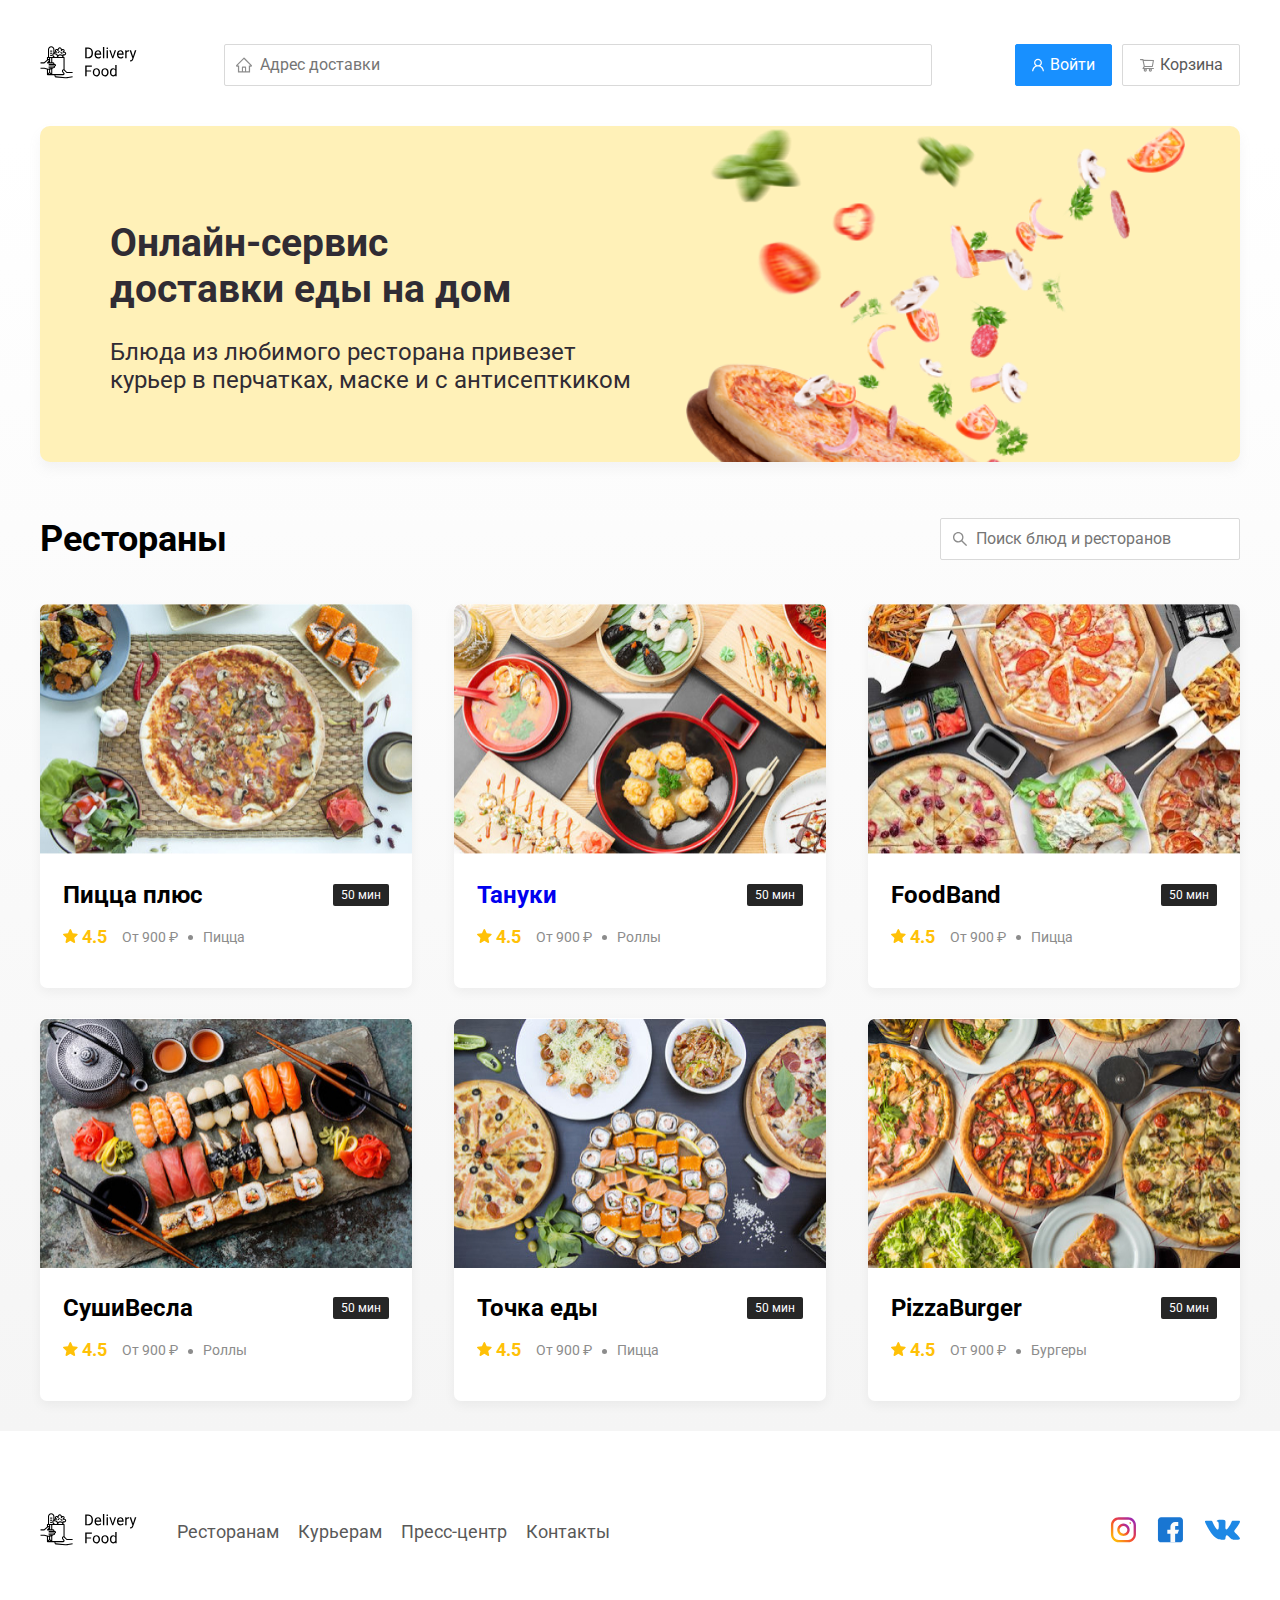
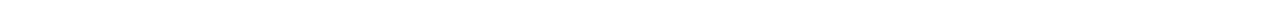
<file: index.html>
<!DOCTYPE html>
<html lang="en">
  <head>
    <meta charset="UTF-8" />
    <meta name="viewport" content="width=device-width, initial-scale=1.0" />
    <title>Delvery Food - доставка еды на дом</title>
    <link
      href="https://fonts.googleapis.com/css2?family=Roboto:wght@400;700&display=swap"
      rel="stylesheet"
    />
    <link rel="stylesheet" href="css\normalize.css" />
    <link rel="stylesheet" href="css/style.css" />
  </head>
  <body>
    <div class="container">
      <header class="header">
        <a href="index.html" class="logo">
          <img src="img\logo.svg" alt="Logo" />
        </a>
        <input
          type="text"
          class="input input-address"
          placeholder="Адрес доставки"
        />
        <div class="buttons">
          <button class="button button-shoping">
            <img src="img/user.svg" alt="user" class="button-icon" />
            <span class="button-text">Войти</span>
          </button>
          <button class="button">
            <img
              src="img/shopping-card.svg"
              alt="shopping-card"
              class="button-icon"
            />
            <span class="button-text">Корзина</span>
          </button>
        </div>
      </header>
    </div>
    <!-- /.container -->

    <main class="main">
      <div class="container">
        <section class="promo">
          <h1 class="promo-title">
            Онлайн-сервис <br />
            доставки еды на дом
          </h1>
          <p class="promo-text">
            Блюда из любимого ресторана привезет курьер в перчатках, маске и с
            антисепткиком
          </p>
        </section>

        <section class="restaurats">
          <div class="section-heading">
            <h2 class="section-title">Рестораны</h2>
            <input
              type="text"
              class="input input-search"
              placeholder="Поиск блюд и ресторанов "
            />
          </div>
          <div class="cards">
            <!-- Первая вкаладка -->

            <div class="card">
              <img src="img/pizza.jpg" alt="image" class="card-image" />
              <div class="card-text">
                <div class="card-heading">
                  <h3 class="card-title">Пицца плюс</h3>
                  <span class="card-tag tag">50 мин</span>
                </div>
                <!-- /.card-heading -->
                <div class="card-info">
                  <div class="rating">
                    <img src="img/star.svg" alt="star" class="rating-star" />
                    4.5
                  </div>
                  <div class="price">От 900 ₽</div>
                  <div class="category">Пицца</div>
                </div>
                <!-- /.card-info -->
              </div>
              <!-- /.card-text -->
            </div>
            <!-- /.card -->

            <!-- Вторая вкладка -->
            <a href="tanuki.html" class="card">
              <img src="img/tanuki.jpg" alt="tanuki" class="card-image" />
              <div class="card-text">
                <div class="card-heading">
                  <h3 class="card-title">Тануки</h3>
                  <span class="card-tag tag">50 мин</span>
                </div>
                <!-- /.card-heading -->
                <div class="card-info">
                  <div class="rating">
                    <img src="img/star.svg" alt="star" class="rating-star" />
                    4.5
                  </div>
                  <div class="price">От 900 ₽</div>
                  <div class="category">Роллы</div>
                </div>
                <!-- /.card-info -->
              </div>
              <!-- /.card-text -->
            </a>
            <!-- /.card -->

            <!-- Третья вкладка -->
            <div class="card">
              <img src="img/FoodBand.jpg" alt="FoodBand" class="card-image" />
              <div class="card-text">
                <div class="card-heading">
                  <h3 class="card-title">FoodBand</h3>
                  <span class="card-tag tag">50 мин</span>
                </div>
                <!-- /.card-heading -->
                <div class="card-info">
                  <div class="rating">
                    <img src="img/star.svg" alt="star" class="rating-star" />
                    4.5
                  </div>
                  <div class="price">От 900 ₽</div>
                  <div class="category">Пицца</div>
                </div>
                <!-- /.card-info -->
              </div>
              <!-- /.card-text -->
            </div>
            <!-- /.card -->

            <!-- Четвертая вкалдка -->
            <div class="card">
              <img
                src="img/Jadina-Pizza.jpg"
                alt="Jadina-Pizza"
                class="card-image"
              />
              <div class="card-text">
                <div class="card-heading">
                  <h3 class="card-title">СушиВесла</h3>
                  <span class="card-tag tag">50 мин</span>
                </div>
                <!-- /.card-heading -->
                <div class="card-info">
                  <div class="rating">
                    <img src="img/star.svg" alt="star" class="rating-star" />
                    4.5
                  </div>
                  <div class="price">От 900 ₽</div>
                  <div class="category">Роллы</div>
                </div>
                <!-- /.card-info -->
              </div>
              <!-- /.card-text -->
            </div>
            <!-- /.card -->

            <!-- Пятая вкладка -->
            <div class="card">
              <img src="img/Tochka-edi.jpg" alt="image" class="card-image" />
              <div class="card-text">
                <div class="card-heading">
                  <h3 class="card-title">Точка еды</h3>
                  <span class="card-tag tag">50 мин</span>
                </div>
                <!-- /.card-heading -->
                <div class="card-info">
                  <div class="rating">
                    <img src="img/star.svg" alt="star" class="rating-star" />
                    4.5
                  </div>
                  <div class="price">От 900 ₽</div>
                  <div class="category">Пицца</div>
                </div>
                <!-- /.card-info -->
              </div>
              <!-- /.card-text -->
            </div>
            <!-- /.card -->

            <!-- Шестая вкладка -->
            <div class="card">
              <img src="img/PizzaBurger.jpg" alt="image" class="card-image" />
              <div class="card-text">
                <div class="card-heading">
                  <h3 class="card-title">PizzaBurger</h3>
                  <span class="card-tag tag">50 мин</span>
                </div>
                <!-- /.card-heading -->
                <div class="card-info">
                  <div class="rating">
                    <img src="img/star.svg" alt="star" class="rating-star" />
                    4.5
                  </div>
                  <div class="price">От 900 ₽</div>
                  <div class="category">Бургеры</div>
                </div>
                <!-- /.card-info -->
              </div>
              <!-- /.card-text -->
            </div>
            <!-- /.card -->
          </div>
          <!-- /.cards -->
        </section>
      </div>
      <!-- /.conttainer -->
    </main>

    <footer class="footer">
      <div class="container">
        <div class="footer-block">
          <a href="index.html" class="logo">
            <img src="img\logo.svg" alt="Logo" />
          </a>
          <nav class="footer-nav">
            <a href="#" class="footer-link">Ресторанам</a>
            <a href="#" class="footer-link">Курьерам</a>
            <a href="#" class="footer-link">Пресс-центр</a>
            <a href="#" class="footer-link">Контакты</a>
          </nav>
          <div class="social-links">
            <a href="#" class="social-link"
              ><img src="img/instagram.svg" alt="instagram"
            /></a>
            <a href="#" class="social-link"
              ><img src="img/facebook.svg" alt="facebook"
            /></a>
            <a href="#" class="social-link"
              ><img src="img/vk.svg" alt="vk"
            /></a>
          </div>
          <!-- /.social-links -->
        </div>
        <!-- /.footer-block -->
      </div>
    </footer>
  </body>
</html>
</file>
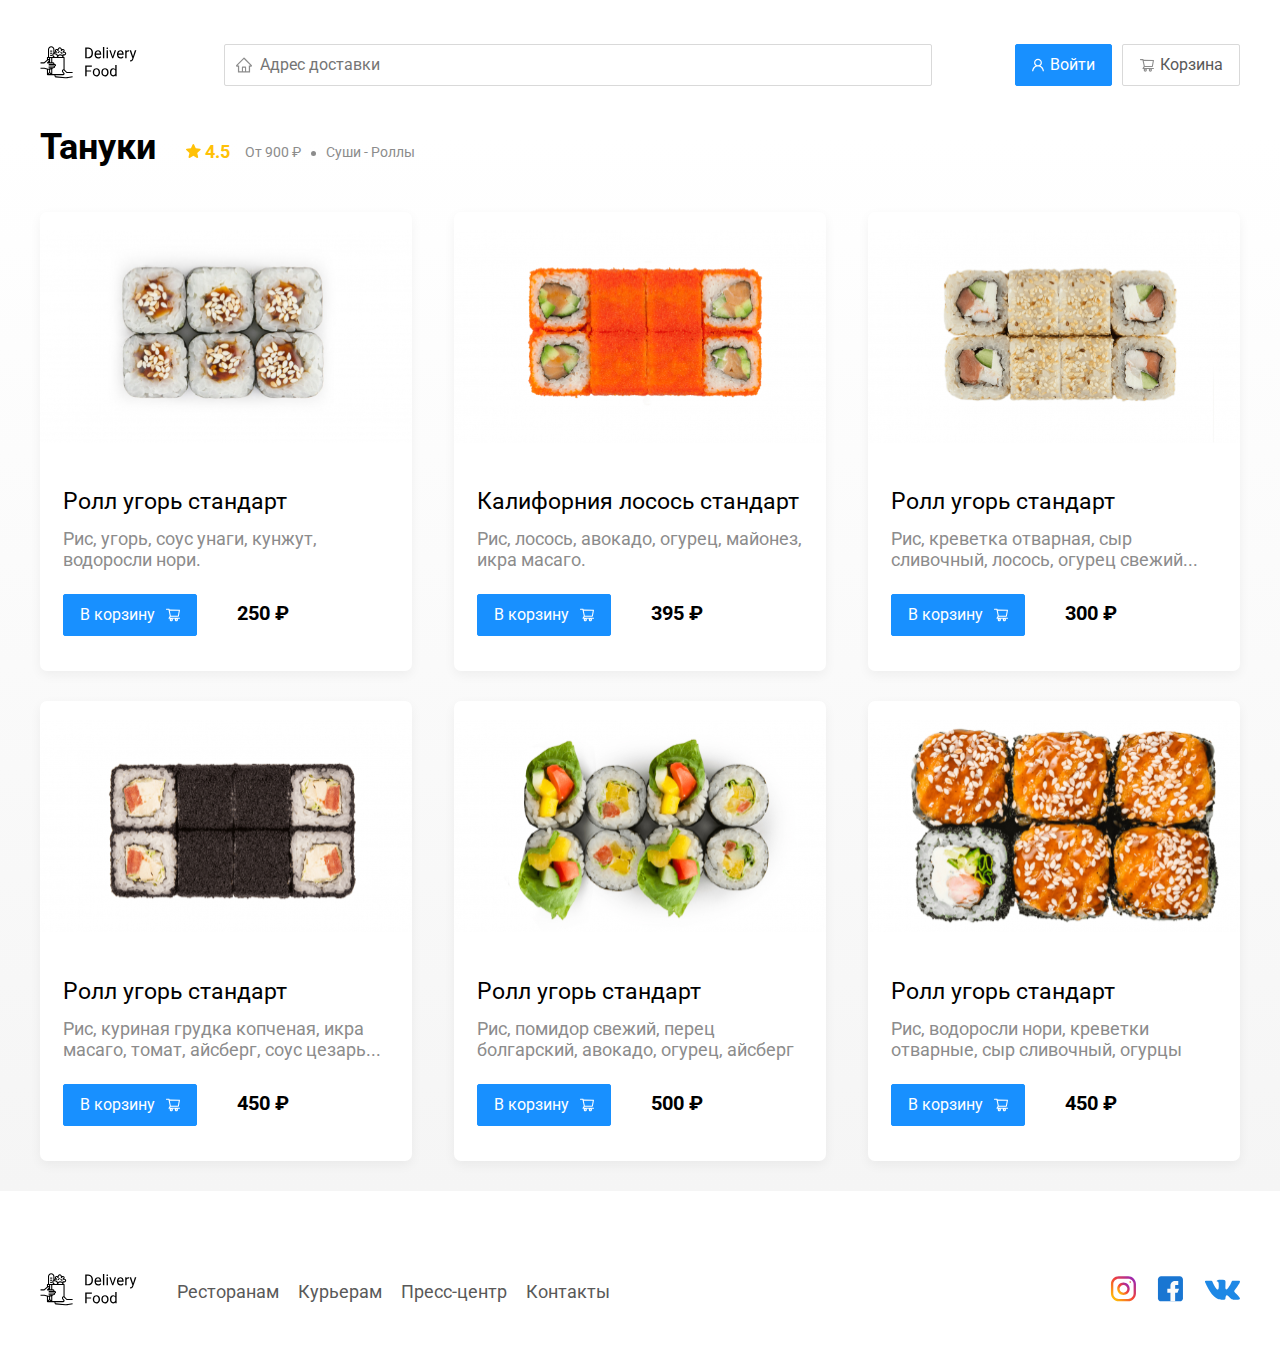
<file: tanuki.html>
<!DOCTYPE html>
<html lang="en">
<head>
    <meta charset="UTF-8">
    <meta name="viewport" content="width=device-width, initial-scale=1.0">
    <title> Тануки - доставка еды на дом</title>
    <link href="https://fonts.googleapis.com/css2?family=Roboto:wght@400;700&display=swap" rel="stylesheet">
    <link rel="stylesheet" href="css\normalize.css">
    <link rel="stylesheet" href="css/style.css">
</head>
<body>


   <div class="container">
    <header class="header">
        <a href="index.html" class="logo">
            <img src="img\logo.svg" alt="Logo"/>
        </a>
        <input type="text" class="input input-address" placeholder="Адрес доставки">
        <div class="buttons">
            <button class="button button-shoping">
                <img src="img/user.svg" alt="user" class="button-icon">
                <span class="button-text">Войти</span>
            </button>
            <button class="button">
                <img src="img/shopping-card.svg" alt="shopping-card" class="button-icon">
                <span class="button-text">Корзина</span>
            </button>
        </div>
    </header>
   </div>
   <!-- /.container -->

   <main class="main">
       <div class="container">
        <section class="restaurats">
            <div class="section-heading">
                <h2 class="section-title">Тануки</h2>
                <div class="card-info">
                    <div class="rating"><img src="img/star.svg" alt="star" class="rating-star "> 4.5</div>
                    <div class="price">От 900 ₽</div>
                    <div class="category">Суши - Роллы</div>
                </div>
                <!-- /.card-info -->
            </div>
            <div class="cards">
                <!-- Первая вкаладка -->
    
                <div class="card">
                    <img src="img/tanuki-photo1.svg" alt="image" class="card-image">
                    <div class="card-text">
                        <div class="card-heading">
                            <h3 class="card-title card-title-reg">Ролл угорь стандарт</h3>
                        </div>
                        <!-- /.card-heading -->
                        <div class="card-info">
                            <div class="ingredients">Рис, угорь, соус унаги, кунжут, водоросли нори.</div>
                        </div>
                        <!-- /.card-info -->
                        <div class="card-buttons">
                            <button class="button button-primary">
                            <span class="button-card-text">В корзину</span>
                            <img src="img/Shoping-card-white.svg" alt="shopping-card" class="button-card-image">
                            </button>
                            <strong class="card-price-bold">250 ₽</strong>
                        </div>
                    </div>
                    <!-- /.card-text -->
                </div>
                <!-- /.card -->
    
                    <!-- Вторая вкладка -->
                <div class="card">
                    <img src="img/tanuki-photo2.svg" alt="tanuki" class="card-image">
                    <div class="card-text">
                        <div class="card-heading">
                            <h3 class="card-title card-title-reg">Калифорния лосось стандарт</h3>
                        </div>
                        <!-- /.card-heading -->
                        <div class="card-info">
                            <div class="ingredients">Рис, лосось, авокадо, огурец, майонез, икра масаго.</div>
                        </div>
                        <!-- /.card-info -->
                        <div class="card-buttons">
                            <button class="button button-primary">
                            <span class="button-card-text">В корзину</span>
                            <img src="img/Shoping-card-white.svg" alt="shopping-card" class="button-card-image">
                            </button>
                            <strong class="card-price-bold">395 ₽</strong>
                        </div>
                    </div>
                    <!-- /.card-text -->
                </div>
                <!-- /.card -->
    
                <!-- Третья вкладка -->
                <div class="card">
                    <img src="img/tanuki-photo3.svg" alt="FoodBand" class="card-image">
                    <div class="card-text">
                        <div class="card-heading">
                            <h3 class="card-title card-title-reg">Ролл угорь стандарт</h3>
                        </div>
                        <!-- /.card-heading -->
                        <div class="card-info">
                            <div class="ingredients"> Рис, креветка отварная, сыр сливочный, лосось, огурец свежий...</div>
                        </div>
                        <!-- /.card-info -->
                        <div class="card-buttons">
                            <button class="button button-primary">
                            <span class="button-card-text">В корзину</span>
                            <img src="img/Shoping-card-white.svg" alt="shopping-card" class="button-card-image">
                            </button>
                            <strong class="card-price-bold">300 ₽</strong>
                        </div>
                    </div>
                    <!-- /.card-text -->
                </div>
                <!-- /.card -->
    
                <!-- Четвертая вкалдка -->
                <div class="card">
                    <img src="img/tanuki-photo4.svg" alt="Jadina-Pizza" class="card-image">
                    <div class="card-text">
                        <div class="card-heading">
                            <h3 class="card-title card-title-reg">Ролл угорь стандарт</h3>
                        </div>
                        <!-- /.card-heading -->
                        <div class="card-info">
                            <div class="ingredients">Рис, куриная грудка копченая, икра масаго, томат, айсберг, соус цезарь...</div>
                        </div>
                        <!-- /.card-info -->
                        <div class="card-buttons">
                            <button class="button button-primary">
                            <span class="button-card-text">В корзину</span>
                            <img src="img/Shoping-card-white.svg" alt="shopping-card" class="button-card-image">
                            </button>
                            <strong class="card-price-bold">450 ₽</strong>
                        </div>
                    </div>
                    <!-- /.card-text -->
                </div>
                 <!-- /.card -->
                    
                 <!-- Пятая вкладка -->
                <div class="card">
                    <img src="img/tanuki-photo5.svg" alt="image" class="card-image">
                    <div class="card-text">
                        <div class="card-heading">
                            <h3 class="card-title card-title-reg">Ролл угорь стандарт</h3>
                        </div>
                        <!-- /.card-heading -->
                        <div class="card-info">
                            <div class="ingredients">Рис, помидор свежий, перец болгарский, авокадо, огурец, айсберг</div>
                        </div>
                        <!-- /.card-info -->
                        <div class="card-buttons">
                            <button class="button button-primary">
                            <span class="button-card-text">В корзину</span>
                            <img src="img/Shoping-card-white.svg" alt="shopping-card" class="button-card-image">
                            </button>
                            <strong class="card-price-bold">500 ₽</strong>
                        </div>
                    </div>
                    <!-- /.card-text -->
                </div>
                <!-- /.card -->
    
                <!-- Шестая вкладка -->
                <div class="card">
                    <img src="img/tanuki-photo6.svg" alt="image" class="card-image">
                    <div class="card-text">
                        <div class="card-heading">
                            <h3 class="card-title card-title-reg">Ролл угорь стандарт</h3>
                        </div>
                        <!-- /.card-heading -->
                        <div class="card-info">
                            <div class="ingredients">Рис, водоросли нори, креветки отварные, сыр сливочный, огурцы</div>
                        </div>
                        <!-- /.card-info -->
                        <div class="card-buttons">
                            <button class="button button-primary">
                            <span class="button-card-text">В корзину</span>
                            <img src="img/Shoping-card-white.svg" alt="shopping-card" class="button-card-image">
                            </button>
                            <strong class="card-price-bold">450 ₽</strong>
                        </div>
                    </div>
                    <!-- /.card-text -->
                </div>
                <!-- /.card -->
    
            </div>
            <!-- /.cards -->
        </section>
       </div>
       <!-- /.conttainer -->
   </main>

   <footer class="footer">
       <div class="container">
           <div class="footer-block">
            <a href="index.html" class="logo">
                <img src="img\logo.svg" alt="Logo"/>
            </a>               <nav class="footer-nav">
                   <a href="#" class="footer-link">Ресторанам</a>
                   <a href="#" class="footer-link">Курьерам</a>
                   <a href="#" class="footer-link">Пресс-центр</a>
                   <a href="#" class="footer-link">Контакты</a>
               </nav>
               <div class="social-links">
                   <a href="#" class="social-link"><img src="img/instagram.svg" alt="instagram"></a>
                   <a href="#" class="social-link"><img src="img/facebook.svg" alt="facebook"></a>
                   <a href="#" class="social-link"><img src="img/vk.svg" alt="vk"></a>
               </div>
               <!-- /.social-links -->
           </div>
           <!-- /.footer-block -->
       </div>
   </footer>

</body>
</html>
</file>
<file: css/style.css>
* {
  box-sizing: border-box;
  margin: 0;
}
body {
  font-family: "Roboto", sans-serif;
  padding-top: 44px;
}
.container {
  max-width: 1200px;
  margin: auto;
}
.header {
  display: flex;
  align-items: center;
  justify-content: space-between;
  margin-bottom: 40px;
}
.input {
  background: #ffffff;
  border: 1px solid #d9d9d9;
  border-radius: 2px;
  font-size: 16px;
  line-height: 24px;
  padding: 8px;
  padding-left: 35px;
  background-repeat: no-repeat;
  background-position: left 11px center;
}
.input-address {
  flex: 0.8;
  background-image: url(../img/home.svg);
}
.input-search {
  width: 300px;
  background-image: url(../img/search.svg);
  margin-left: auto;
}
.buttons {
  display: flex;
  align-items: center;
}
.button {
  display: flex;
  align-items: center;
  padding: 8px 16px;
  background: #ffffff;
  border: 1px solid #d9d9d9;
  box-sizing: border-box;
  box-shadow: 0px 0px 2px rgba(0, 0, 0, 0.0015);
  border-radius: 2px;
  color: #595959;
  font-size: 16px;
  line-height: 24px;
}
.button-primary {
  background: #1890ff;
  border: 1px solid #1890ff;
  color: #fff;
  margin-right: 10px;
  margin-top: 24px;
}
.button-shoping {
  background: #1890ff;
  border: 1px solid #1890ff;
  color: #fff;
  margin-right: 10px;
}
.button-icon {
  margin-right: 6px;
}
.button-card-text {
  margin-right: 10px;
}
.promo {
  box-shadow: 0px 7px 12px rgba(158, 158, 163, 0.1);
  background: #fff1b8 url(../img/promo-image.png) no-repeat top right 54px /
    437px;
  border-radius: 10px;
  padding: 68px 70px;
  margin-bottom: 56px;
}
.promo-title {
  font-style: normal;
  font-weight: bold;
  font-size: 39px;
  line-height: 46px;
  color: #302c34;
}
.promo-text {
  font-style: normal;
  font-weight: normal;
  font-size: 24px;
  line-height: 28px;
  color: #302c34;
  max-width: 538px;
}
.main {
  background: linear-gradient(
    180deg,
    rgba(245, 245, 245, 0) 1.04%,
    #f5f5f5 100%
  );
}
.section-heading {
  display: flex;
  align-items: center;
  margin-bottom: 44px;
}
.section-title {
  font-style: normal;
  font-weight: bold;
  font-size: 36px;
  line-height: 42px;
  margin: 0;
  color: #000000;
  margin-right: 30px;
}
.card {
  background: #ffffff;
  box-shadow: 0px 4px 12px rgba(0, 0, 0, 0.05);
  border-radius: 7px;
  overflow: hidden;
  flex-basis: 31%;
  margin-bottom: 30px;
  text-decoration: none;
}
.cards {
  display: flex;
  align-items: flex-start;
  justify-content: space-between;
  flex-wrap: wrap;
  margin-bottom: 30px;
}
.card-image {
  width: 384px;
  height: 250px;
}
.card-text {
  padding-top: 20px;
  padding-bottom: 35px;
  padding-left: 23px;
  padding-right: 23px;
}
.card-heading {
  display: flex;
  align-items: center;
  justify-content: space-between;
}
.card-title {
  margin: 0;
  font-style: normal;
  font-weight: bold;
  font-size: 24px;
  line-height: 32px;
}
.card-title-reg {
  font-weight: 400;
}
.card-tag {
  font-style: normal;
  font-weight: normal;
  font-size: 12px;
  line-height: 20px;
  color: #ffffff;
  background: #262626;
  border-radius: 2px;
  padding: 1px 8px;
}
.card-info {
  display: flex;
  align-items: center;
  flex-wrap: wrap;
  margin-top: 10px;
}
.card-buttons {
  display: flex;
  align-items: center;
}
.card-price-bold {
  font-weight: bold;
  font-size: 20px;
  line-height: 32px;
  margin-left: 30px;
  margin-top: 20px;
}
.rating {
  margin-right: 26px;
  color: #ffc107;
  font-weight: bold;
  font-size: 18px;
  line-height: 32px;
}
.price,
.category {
  color: #8c8c8c;
  font-size: 18px;
  line-height: 32px;
}
.price {
  margin-right: 10px;
}
.ingredients {
  color: #8c8c8c;
  font-size: 18px;
  line-height: 21px;
}
.card-title-reg {
  text-align: justify;
  font-size: 23px;
}
.category {
  text-overflow: ellipsis;
  overflow: hidden;
  white-space: nowrap;
  max-width: 150px;
}
.price:after {
  content: "";
  width: 5px;
  height: 5px;
  background-color: #8c8c8c;
  display: inline-block;
  vertical-align: middle;
  border-radius: 50%;
  margin-left: 10px;
}
.footer {
  padding: 50px 0;
}
.footer-block {
  display: flex;
  align-items: center;
  justify-content: space-between;
}
.footer-nav {
  margin-right: auto;
  margin-left: 36px;
}
.footer-link {
  display: inline-block;
  color: #595959;
  font-style: normal;
  font-weight: normal;
  font-size: 18px;
  line-height: 21px;
  text-decoration: none;
}
.footer-link:not(:last-child) {
  margin-right: 15px;
}
.social-links {
  display: flex;
  align-items: center;
}
.social-link:not(:last-child) {
  margin-right: 21px;
}

@media (max-width: 1366px) {
  .container {
    min-width: 960px;
  }
  .promo {
    background-position: center right -300;
    background-size: 500px;
  }
  .rating {
    margin-right: 15px;
  }
  .category,
  .price {
    font-size: 14px;
  }
}
@media (max-width: 992px) {
  .container {
    min-width: 750px;
  }
  .promo {
    padding: 50px;
    background-size: 500px;
    background-position: center right -200px;
  }
  .promo-text {
    font-size: 18px;
    max-width: 400px;
  }
  .card {
    flex-basis: 49%;
  }
  .footer-link {
    font-size: 16px;
  }
}
@media (max-width: 768px) {
  .container {
    max-width: 560px;
  }
  .card-info {
    flex-wrap: wrap;
  }
  .card .rating {
    flex-basis: 100%;
  }
  .card-title {
    font-size: 18px;
  }
  .promo {
    background-size: 400px;
    background-position: bottom 50px right -200px;
  }
  .promo-title {
    font-size: 24px;
    line-height: 1.4;
  }
  .promo-text {
    margin-top: 0;
  }
}
@media (max-width: 578px) {
  .container {
    width: 90%;
  }
  .header {
    flex-wrap: wrap;
  }
  .input-address {
    margin-top: 15px;
    order: 5;
    flex: 1;
  }
  .promo {
    background-image: none;
  }
  .promo-title {
    margin-bottom: 10px;
  }
  .section-title {
    font-size: 20px;
  }
  .card {
    flex-basis: 100%;
  }
  .card-image {
    width: 100%;
  }
  .footer {
    padding: 30px 0;
  }
  .footer-block {
    align-items: flex-start;
  }
  .footer-nav {
    margin-left: 0;
    margin-right: 0;
    order: 0;
    display: flex;
    flex-direction: column;
  }
  .footer-logo {
    margin-right: 15px;
    order: 1;
  }
  .social-links {
    order: 2;
  }
}
</file>
